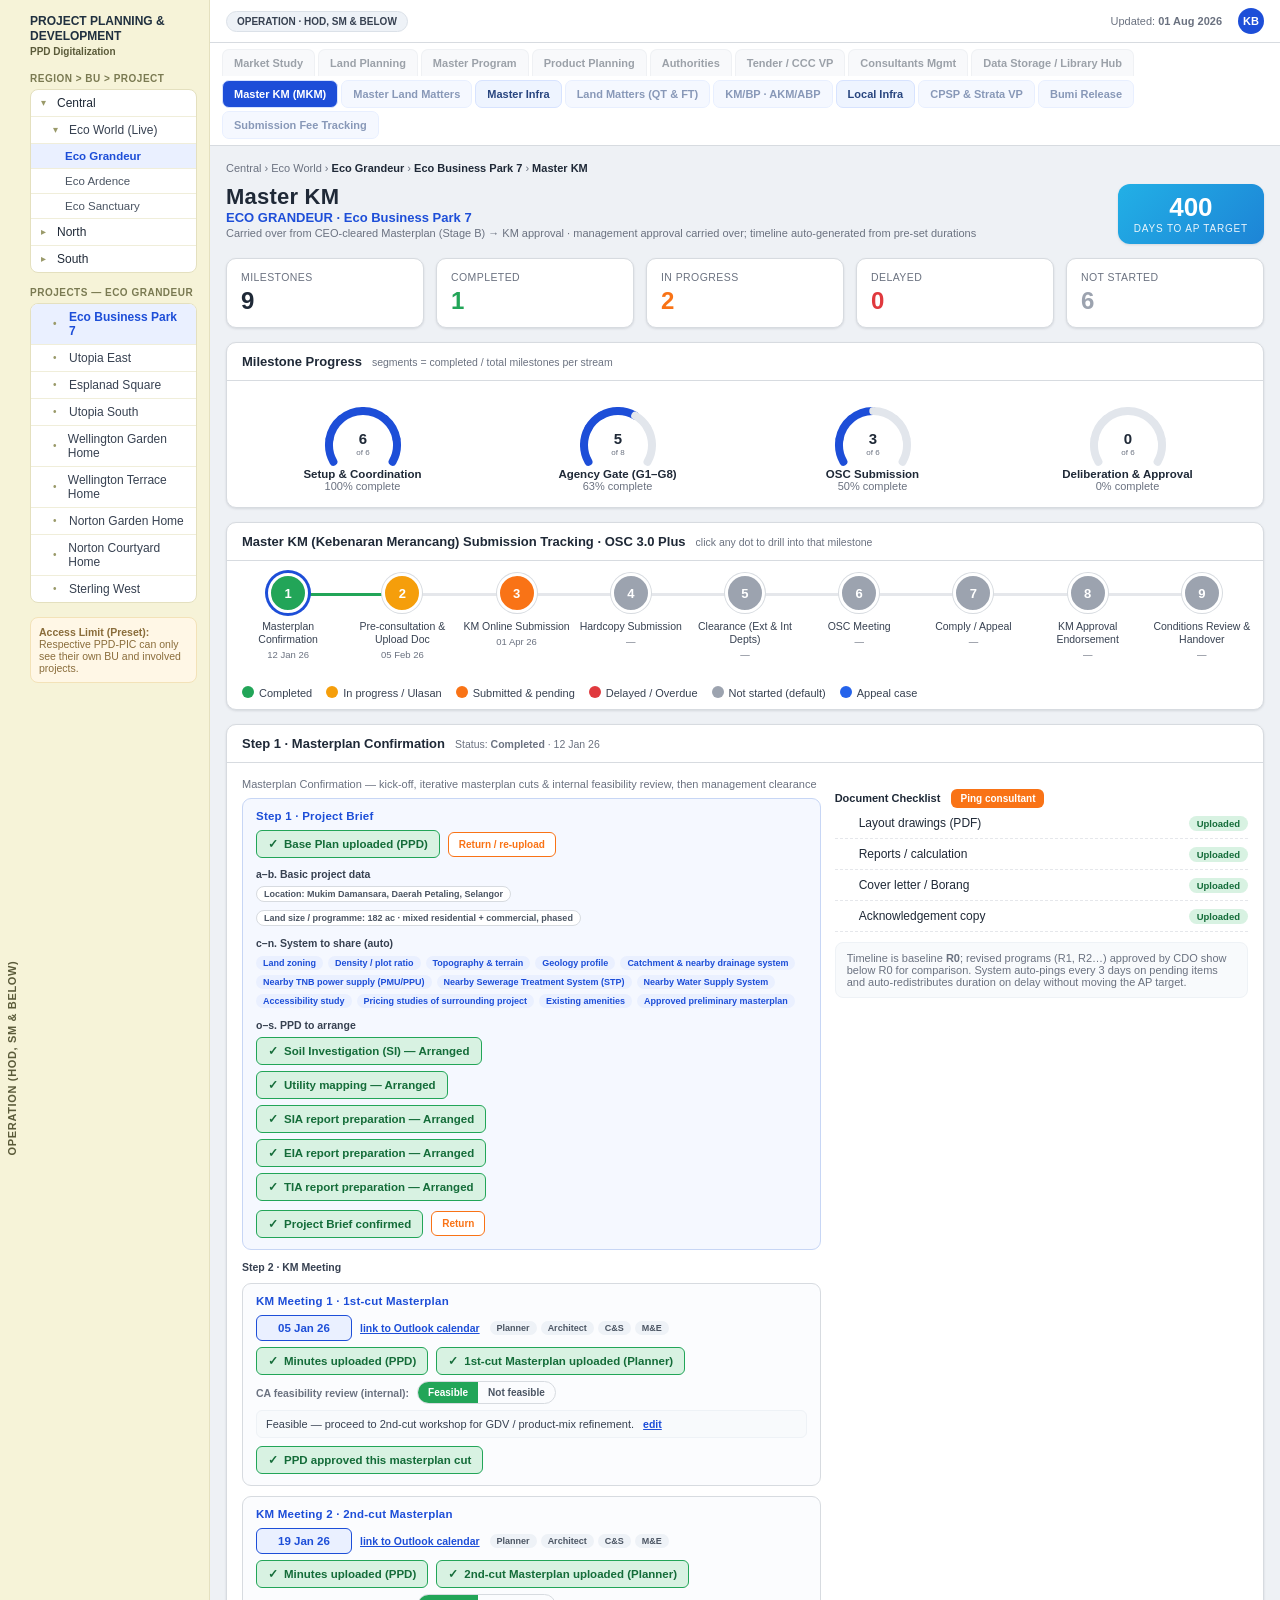
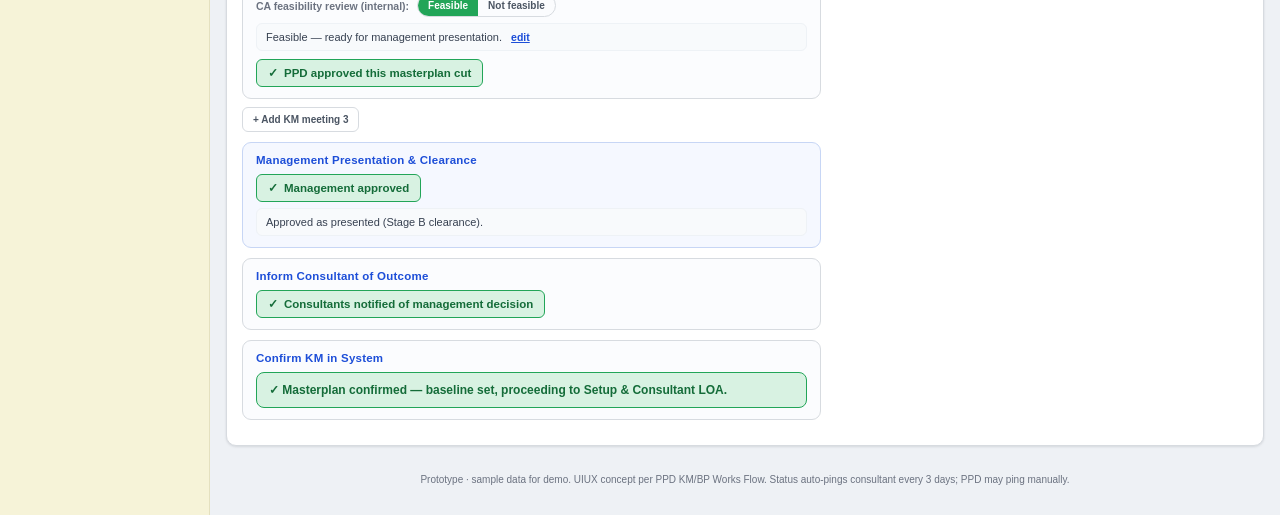
<file: index.html>
<!DOCTYPE html>
<html lang="en">
<head>
<meta charset="UTF-8">
<meta name="viewport" content="width=device-width, initial-scale=1.0">
<title>PPD Digitalization — Master KM / Master Infra / Local Infra Dashboard</title>
<link rel="stylesheet" href="styles.css?v=1">
</head>
<body>
<div class="app">
  <!-- SIDEBAR -->
  <aside class="sidebar">
    <div class="side-vert">OPERATION (HOD, SM &amp; BELOW)</div>
    <div class="side-inner">
      <div class="brand">PROJECT PLANNING &amp; DEVELOPMENT<small>PPD Digitalization</small></div>

      <div class="nav-group">
        <div class="nav-label">Region &gt; BU &gt; Project</div>
        <div class="nav-tree">
          <div class="tree-item"><span class="caret">▾</span> Central</div>
          <div class="tree-item lvl2"><span class="caret">▾</span> Eco World (Live)</div>
          <div class="tree-item lvl3 active">Eco Grandeur</div>
          <div class="tree-item lvl3">Eco Ardence</div>
          <div class="tree-item lvl3">Eco Sanctuary</div>
          <div class="tree-item"><span class="caret">▸</span> North</div>
          <div class="tree-item"><span class="caret">▸</span> South</div>
        </div>
      </div>

      <div class="nav-group">
        <div class="nav-label">Projects — Eco Grandeur</div>
        <div class="nav-tree" id="projTree"></div>
      </div>

      <div class="access-note"><b>Access Limit (Preset):</b> Respective PPD-PIC can only see their own BU and involved projects.</div>
    </div>
  </aside>

  <!-- MAIN -->
  <div class="main">
    <div class="topbar">
      <span class="op-pill">OPERATION · HOD, SM &amp; BELOW</span>
      <div class="top-meta">
        <span>Updated: <b id="updDate">—</b></span>
        <span class="avatar">KB</span>
      </div>
    </div>

    <!-- TABS -->
    <div class="tabs-wrap">
      <div class="tab-row">
        <div class="tab dim">Market Study</div>
        <div class="tab dim">Land Planning</div>
        <div class="tab dim">Master Program</div>
        <div class="tab dim">Product Planning</div>
        <div class="tab dim">Authorities</div>
        <div class="tab dim">Tender / CCC VP</div>
        <div class="tab dim">Consultants Mgmt</div>
        <div class="tab dim">Data Storage / Library Hub</div>
      </div>
      <div class="tab-row secondary" id="subTabs">
        <div class="tab flat" data-dash="mkm">Master KM (MKM)</div>
        <div class="tab flat dim">Master Land Matters</div>
        <div class="tab flat" data-dash="minfra">Master Infra</div>
        <div class="tab flat dim">Land Matters (QT &amp; FT)</div>
        <div class="tab flat dim">KM/BP · AKM/ABP</div>
        <div class="tab flat" data-dash="linfra">Local Infra</div>
        <div class="tab flat dim">CPSP &amp; Strata VP</div>
        <div class="tab flat dim">Bumi Release</div>
        <div class="tab flat dim">Submission Fee Tracking</div>
      </div>
    </div>

    <!-- CONTENT -->
    <div class="content">
      <div class="crumbs">Central › Eco World › <b>Eco Grandeur</b> › <b id="crumbProj">Utopia South</b> › <b id="crumbDash">Master KM</b></div>

      <div class="dash-head">
        <div class="dash-title">
          <h1 id="dashName">Master KM</h1>
          <div class="proj" id="dashProj">ECO GRANDEUR · Utopia South</div>
          <div class="sub" id="dashSub"></div>
        </div>
        <div class="countdown" id="countdown">
          <div class="n" id="cdN">—</div>
          <div class="l">DAYS TO AP TARGET</div>
        </div>
      </div>

      <!-- KPI cards -->
      <div class="cards" id="kpis"></div>

      <!-- gauges -->
      <div class="panel">
        <div class="panel-h"><h2>Milestone Progress</h2><span class="hint">segments = completed / total milestones per stream</span></div>
        <div class="panel-b"><div class="gauges" id="gauges"></div></div>
      </div>

      <!-- timeline -->
      <div class="panel">
        <div class="panel-h">
          <h2 id="tlTitle">Submission Tracking — Dot Dashboard</h2>
          <span class="hint">click any dot to drill into that milestone</span>
        </div>
        <div class="tl-scroll"><div class="timeline" id="timeline"></div></div>
        <div class="legend">
          <span><span class="dot st-green"></span>Completed</span>
          <span><span class="dot st-amber"></span>In progress / Ulasan</span>
          <span><span class="dot st-orange"></span>Submitted &amp; pending</span>
          <span><span class="dot st-red"></span>Delayed / Overdue</span>
          <span><span class="dot st-grey"></span>Not started (default)</span>
          <span><span class="dot st-appeal"></span>Appeal case</span>
        </div>
      </div>

      <!-- drill-in -->
      <div class="panel" id="drillPanel">
        <div class="panel-h">
          <h2 id="drillTitle">Milestone detail</h2>
          <span class="hint" id="drillHint"></span>
        </div>
        <div class="panel-b">
          <div class="drill">
            <div>
              <div id="drillSteps"></div>
            </div>
            <div>
              <div id="drillSide"></div>
            </div>
          </div>
        </div>
      </div>

      <div class="footer-note">Prototype · sample data for demo. UIUX concept per PPD KM/BP Works Flow. Status auto-pings consultant every 3 days; PPD may ping manually.</div>
    </div>
  </div>
</div>

<script src="data.js?v=1"></script>
<script src="app.js?v=1"></script>
</body>
</html>
</file>
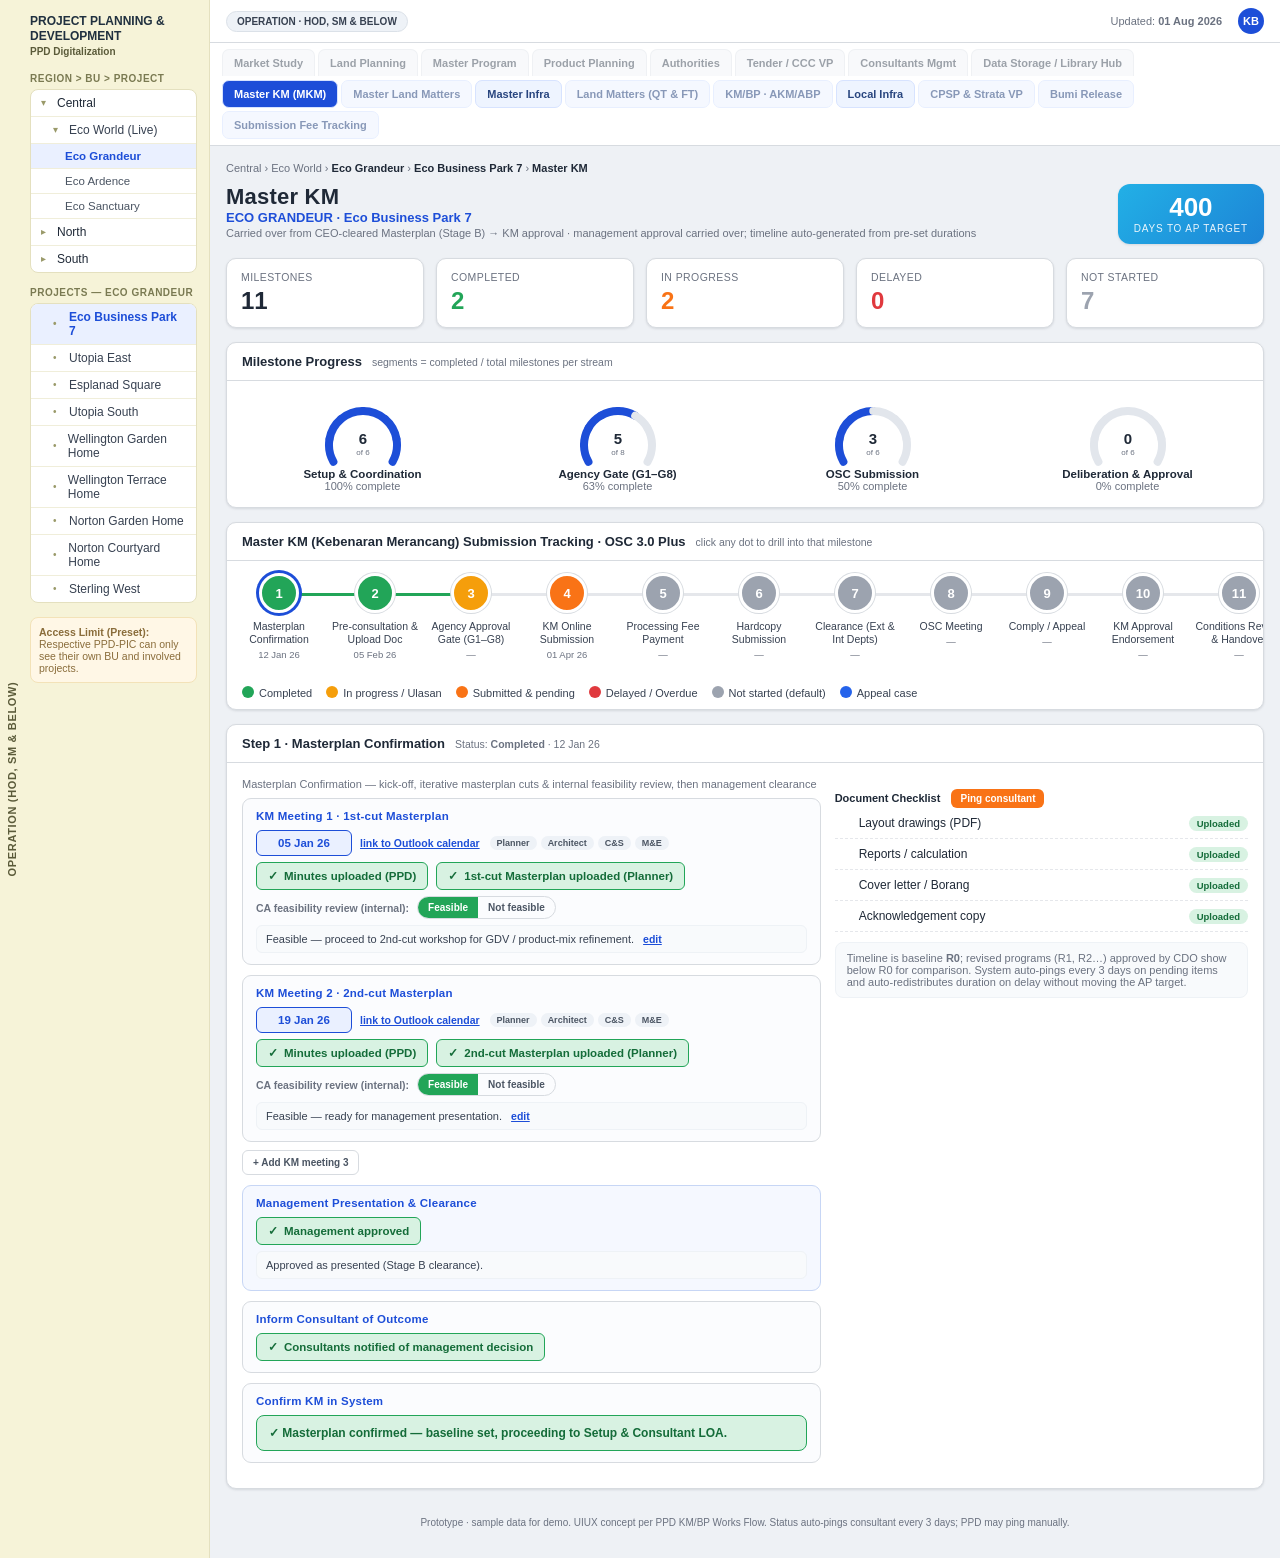
<file: PPD-Digitalization-Dashboard.html>
<!DOCTYPE html>
<html lang="en">
<head>
<meta charset="UTF-8">
<meta name="viewport" content="width=device-width, initial-scale=1.0">
<title>PPD Digitalization — Master KM / Master Infra / Local Infra Dashboard</title>
<style>
:root{
  --sidebar:#f6f3d8; --ink:#1f2937; --muted:#6b7280; --line:#d7dbe0;
  --blue:#1d4ed8; --blue-soft:#eaf0ff; --panel:#ffffff; --bg:#eef1f5;
  --green:#22a558; --green-soft:#d8f2e2;
  --amber:#f59e0b; --amber-soft:#fdeecb;
  --orange:#f97316; --orange-soft:#ffe4cf;
  --red:#e0393e; --red-soft:#fbdadb;
  --grey:#9ca3af; --grey-soft:#e5e7eb;
  --appeal:#2563eb;
  --radius:10px; --shadow:0 1px 3px rgba(16,24,40,.08),0 1px 2px rgba(16,24,40,.04);
}
*{box-sizing:border-box}
body{margin:0;font-family:"Segoe UI",Roboto,Helvetica,Arial,sans-serif;background:var(--bg);color:var(--ink);font-size:13px}
button{font-family:inherit;cursor:pointer}
.app{display:flex;min-height:100vh}

/* ---------- SIDEBAR ---------- */
.sidebar{width:210px;flex:0 0 210px;background:var(--sidebar);border-right:1px solid #e4e0bf;padding:0;position:relative}
.side-vert{writing-mode:vertical-rl;transform:rotate(180deg);position:absolute;left:6px;top:50%;translate:0 -50%;font-weight:700;letter-spacing:.06em;font-size:11px;color:#5b5b3a}
.side-inner{margin-left:26px;padding:14px 12px 20px 4px}
.brand{font-weight:800;font-size:12px;line-height:1.25;color:#20303f}
.brand small{display:block;font-weight:600;color:#5b5b3a;font-size:10px;margin-top:2px}
.nav-group{margin-top:14px}
.nav-label{font-size:10px;font-weight:700;color:#7a7a52;text-transform:uppercase;letter-spacing:.05em;margin-bottom:5px}
.nav-tree{background:#fff;border:1px solid #e4e0bf;border-radius:8px;overflow:hidden}
.tree-item{padding:6px 10px;border-bottom:1px solid #f0eeda;font-size:12px;display:flex;align-items:center;gap:6px;cursor:pointer}
.tree-item:last-child{border-bottom:none}
.tree-item .caret{color:#9a9a6a;font-size:10px;width:10px}
.tree-item.lvl2{padding-left:22px;color:#374151}
.tree-item.lvl3{padding-left:34px;color:#4b5563;font-size:11.5px}
.tree-item.active{background:var(--blue-soft);color:var(--blue);font-weight:600}
.tree-item:hover{background:#faf9ee}
.access-note{margin-top:14px;font-size:10.5px;color:#8a6d3b;background:#fff7e6;border:1px solid #f3e2b8;border-radius:8px;padding:8px}

/* ---------- MAIN ---------- */
.main{flex:1;min-width:0;display:flex;flex-direction:column}
.topbar{background:#fff;border-bottom:1px solid var(--line);padding:8px 16px;display:flex;align-items:center;gap:14px}
.op-pill{font-size:10px;font-weight:700;color:#374151;background:#eef2f7;border:1px solid #dbe1e8;border-radius:20px;padding:4px 10px}
.top-meta{margin-left:auto;font-size:11px;color:var(--muted);display:flex;gap:16px;align-items:center}
.avatar{width:26px;height:26px;border-radius:50%;background:var(--blue);color:#fff;display:grid;place-items:center;font-size:11px;font-weight:700}

/* tabs */
.tabs-wrap{background:#fff;border-bottom:1px solid var(--line);padding:6px 12px 0}
.tab-row{display:flex;gap:3px;flex-wrap:wrap}
.tab-row.secondary{margin-top:4px;padding-bottom:6px}
.tab{font-size:11px;font-weight:600;color:#4b5563;background:#f3f5f8;border:1px solid #e3e7ec;border-bottom:none;border-radius:7px 7px 0 0;padding:7px 11px;white-space:nowrap}
.tab.flat{border-radius:7px;border-bottom:1px solid #e3e7ec}
.tab.active{background:var(--blue);color:#fff;border-color:var(--blue)}
.tab.dim{opacity:.55}
.tab-row.secondary .tab{background:#eef4ff;border-color:#d7e3ff;color:#28457f}
.tab-row.secondary .tab.active{background:var(--blue);color:#fff}

/* content */
.content{padding:16px;flex:1}
.crumbs{font-size:11px;color:var(--muted);margin-bottom:10px}
.crumbs b{color:var(--ink)}

/* dashboard header */
.dash-head{display:flex;align-items:flex-start;gap:16px;flex-wrap:wrap;margin-bottom:14px}
.dash-title h1{margin:0;font-size:22px;letter-spacing:.01em}
.dash-title .proj{font-size:13px;color:var(--blue);font-weight:600}
.dash-title .sub{font-size:11px;color:var(--muted);margin-top:2px}
.countdown{margin-left:auto;background:linear-gradient(135deg,#22b0e6,#1d84d6);color:#fff;border-radius:12px;padding:10px 16px;text-align:center;box-shadow:var(--shadow);min-width:120px}
.countdown .n{font-size:26px;font-weight:800;line-height:1}
.countdown .l{font-size:10px;letter-spacing:.08em;opacity:.9;margin-top:3px}
.countdown.warn{background:linear-gradient(135deg,#f7a13b,#e0393e)}

/* cards row */
.grid{display:grid;gap:14px}
.cards{display:grid;grid-template-columns:repeat(auto-fit,minmax(150px,1fr));gap:12px;margin-bottom:14px}
.card{background:var(--panel);border:1px solid var(--line);border-radius:var(--radius);padding:12px 14px;box-shadow:var(--shadow)}
.card .k{font-size:10.5px;color:var(--muted);text-transform:uppercase;letter-spacing:.04em}
.card .v{font-size:24px;font-weight:800;margin-top:4px}
.card .v small{font-size:12px;color:var(--muted);font-weight:600}
.card.g .v{color:var(--green)} .card.o .v{color:var(--orange)} .card.r .v{color:var(--red)} .card.d .v{color:var(--grey)}

.panel{background:var(--panel);border:1px solid var(--line);border-radius:var(--radius);box-shadow:var(--shadow);margin-bottom:14px}
.panel-h{padding:11px 15px;border-bottom:1px solid var(--line);display:flex;align-items:center;gap:10px}
.panel-h h2{margin:0;font-size:13px;font-weight:700}
.panel-h .hint{font-size:10.5px;color:var(--muted);font-weight:400}
.panel-b{padding:15px}

/* gauges */
.gauges{display:grid;grid-template-columns:repeat(auto-fit,minmax(180px,1fr));gap:14px}
.gauge{text-align:center}
.gauge svg{display:block;margin:0 auto}
.gauge .cap{font-size:11.5px;font-weight:700;margin-top:2px}
.gauge .pct{font-size:11px;color:var(--muted)}

/* timeline */
.tl-scroll{overflow-x:auto;padding:6px 4px 16px}
.timeline{display:flex;align-items:flex-start;min-width:760px;position:relative;padding-top:6px}
.tl-node{flex:1;min-width:96px;text-align:center;position:relative}
.tl-node:not(:last-child)::after{content:"";position:absolute;top:20px;left:50%;width:100%;height:3px;background:var(--grey-soft);z-index:0}
.tl-node.done:not(:last-child)::after{background:var(--green)}
.tl-dot{width:40px;height:40px;border-radius:50%;margin:0 auto;display:grid;place-items:center;font-weight:700;color:#fff;position:relative;z-index:1;border:3px solid #fff;box-shadow:0 0 0 1px var(--line);cursor:pointer;transition:transform .1s}
.tl-dot:hover{transform:scale(1.08)}
.tl-dot.sel{box-shadow:0 0 0 3px var(--blue)}
.st-green{background:var(--green)} .st-amber{background:var(--amber)} .st-orange{background:var(--orange)}
.st-red{background:var(--red)} .st-grey{background:var(--grey)} .st-appeal{background:var(--appeal)}
.tl-label{font-size:10.5px;margin-top:7px;color:#374151;line-height:1.25;padding:0 4px}
.tl-date{font-size:9.5px;color:var(--muted);margin-top:3px}

/* legend */
.legend{display:flex;flex-wrap:wrap;gap:14px;padding:10px 15px;font-size:11px;color:#374151;align-items:center}
.legend .dot{width:12px;height:12px;border-radius:50%;display:inline-block;margin-right:5px;vertical-align:-1px}

/* drill-in */
.drill{display:grid;grid-template-columns:1.4fr 1fr;gap:14px}
@media(max-width:900px){.drill{grid-template-columns:1fr}}
.steps li{margin-bottom:9px;padding-left:4px;line-height:1.4}
.steps{margin:0;padding-left:18px}
.step-tag{font-size:9.5px;font-weight:700;border-radius:4px;padding:1px 6px;margin-left:6px;vertical-align:1px}
.tag-auto{background:#e6f0ff;color:#1d4ed8}.tag-ppd{background:#e9f7ee;color:#1a7a3f}
.tag-con{background:#fef3e2;color:#b26a08}.tag-sm{background:#f3e8ff;color:#7c3aed}

/* dept grid */
.dept-grid{display:grid;grid-template-columns:repeat(auto-fill,minmax(70px,1fr));gap:8px}
.dept{border-radius:7px;padding:8px 4px;text-align:center;font-size:10.5px;font-weight:700;color:#fff;position:relative;cursor:default}
.dept small{display:block;font-weight:500;font-size:8.5px;opacity:.95;margin-top:2px}
.dept.st-grey{color:#4b5563}
.subtabs{display:flex;gap:6px;flex-wrap:wrap;margin-bottom:12px}
.subtab{font-size:11px;font-weight:600;padding:6px 12px;border-radius:20px;border:1px solid var(--line);background:#fff;color:#4b5563}
.subtab.active{background:var(--blue);color:#fff;border-color:var(--blue)}
.doc-row{display:flex;align-items:center;gap:8px;padding:7px 0;border-bottom:1px dashed #e5e7eb;font-size:12px}
.doc-row:last-child{border-bottom:none}
.chk{width:16px;height:16px;border-radius:4px;display:grid;place-items:center;color:#fff;font-size:10px;flex:0 0 16px}
.pill{font-size:9.5px;font-weight:700;border-radius:20px;padding:2px 8px;margin-left:auto}
.pill.green{background:var(--green-soft);color:#146c39}
.pill.amber{background:var(--amber-soft);color:#8a5a06}
.pill.grey{background:var(--grey-soft);color:#4b5563}
.pill.red{background:var(--red-soft);color:#a11f24}
.muted{color:var(--muted)}
.info{font-size:11px;color:var(--muted);background:#f8fafc;border:1px solid #eef2f6;border-radius:8px;padding:9px 11px;margin-top:10px}
.hidden{display:none}
.ping{margin-left:8px;font-size:10px;font-weight:700;color:#fff;background:var(--orange);border:none;border-radius:6px;padding:4px 9px}
.footer-note{font-size:10px;color:var(--muted);text-align:center;padding:14px}

/* masterplan confirmation — custom interactive step flow */
.mc-step{border:1px solid var(--line);border-radius:9px;padding:11px 13px;margin-bottom:10px;background:#fbfcfe}
.mc-step.mc-accent{border-color:#c7d6f5;background:#f5f8ff}
.mc-step .mc-n{font-size:11.5px;font-weight:800;color:var(--blue);margin-bottom:8px;letter-spacing:.02em}
.mc-row{display:flex;align-items:center;gap:8px;flex-wrap:wrap;margin-bottom:6px}
.mc-row:last-child{margin-bottom:0}
.mc-attendees{display:flex;gap:4px;flex-wrap:wrap;margin-left:2px}
.mc-att{font-size:9px;font-weight:700;color:#4b5563;background:#eef2f7;border-radius:20px;padding:2px 7px}
.mc-link{display:inline-flex;align-items:center;gap:6px;font-size:11.5px;color:var(--blue);border:1px dashed var(--blue);
  border-radius:6px;padding:6px 11px;cursor:pointer;background:var(--blue-soft);font-weight:600}
.mc-link.done{color:#146c39;border:1px solid var(--green);background:var(--green-soft)}
.mc-date{font-size:11.5px;border:1px solid var(--line);border-radius:6px;padding:6px 11px;cursor:pointer;background:#fff;
  min-width:96px;text-align:center;font-weight:600;color:#374151}
.mc-date.set{border-color:var(--blue);color:var(--blue);background:var(--blue-soft)}
.mc-outlook{font-size:10.5px;color:var(--blue);text-decoration:underline;cursor:pointer;font-weight:600}
.mc-btn{font-size:10px;font-weight:700;border:none;border-radius:6px;padding:6px 10px;cursor:pointer}
.mc-btn.submit{background:var(--blue);color:#fff}
.mc-btn.go{background:var(--green);color:#fff}
.mc-btn.warn{background:#fff;border:1px solid var(--orange);color:var(--orange)}
.mc-btn.ghost{background:#fff;border:1px solid var(--line);color:#4b5563}
.mc-pill-toggle{display:inline-flex;border:1px solid var(--line);border-radius:20px;overflow:hidden}
.mc-pill-toggle span{font-size:10px;font-weight:700;padding:5px 10px;cursor:pointer;color:#4b5563}
.mc-pill-toggle span.active.feasible{background:var(--green);color:#fff}
.mc-pill-toggle span.active.notfeasible{background:var(--red);color:#fff}
.mc-note{font-size:10.5px;color:var(--muted);margin-top:6px;line-height:1.45}
.mc-comment{font-size:11px;color:#374151;background:#f8fafc;border:1px solid #eef2f6;border-radius:6px;padding:7px 9px;margin-top:6px}
.mc-success{font-size:12px;font-weight:700;color:#146c39;background:var(--green-soft);border:1px solid var(--green);
  border-radius:8px;padding:10px 12px;margin-top:4px}
.mc-cal-pop{position:fixed;z-index:50;background:#20242c;color:#fff;border-radius:10px;box-shadow:0 8px 24px rgba(0,0,0,.3);padding:10px;width:220px;font-size:11px}
.mc-cal-pop .cal-head{display:flex;justify-content:space-between;align-items:center;margin-bottom:7px;font-weight:700}
.mc-cal-pop .cal-nav{cursor:pointer;padding:0 6px;user-select:none}
.mc-cal-pop .cal-grid{display:grid;grid-template-columns:repeat(7,1fr);gap:3px;text-align:center}
.mc-cal-pop .cal-dow{color:#9aa3af;font-size:9.5px;padding:3px 0}
.mc-cal-pop .cal-day{padding:4px 0;border-radius:5px;cursor:pointer}
.mc-cal-pop .cal-day:hover{background:#374151}
.mc-cal-pop .cal-day.other{color:#5b6472;cursor:default}
.mc-cal-pop .cal-day.other:hover{background:transparent}
</style>
</head>
<body>
<div class="app">
  <!-- SIDEBAR -->
  <aside class="sidebar">
    <div class="side-vert">OPERATION (HOD, SM &amp; BELOW)</div>
    <div class="side-inner">
      <div class="brand">PROJECT PLANNING &amp; DEVELOPMENT<small>PPD Digitalization</small></div>

      <div class="nav-group">
        <div class="nav-label">Region &gt; BU &gt; Project</div>
        <div class="nav-tree">
          <div class="tree-item"><span class="caret">▾</span> Central</div>
          <div class="tree-item lvl2"><span class="caret">▾</span> Eco World (Live)</div>
          <div class="tree-item lvl3 active">Eco Grandeur</div>
          <div class="tree-item lvl3">Eco Ardence</div>
          <div class="tree-item lvl3">Eco Sanctuary</div>
          <div class="tree-item"><span class="caret">▸</span> North</div>
          <div class="tree-item"><span class="caret">▸</span> South</div>
        </div>
      </div>

      <div class="nav-group">
        <div class="nav-label">Projects — Eco Grandeur</div>
        <div class="nav-tree" id="projTree"></div>
      </div>

      <div class="access-note"><b>Access Limit (Preset):</b> Respective PPD-PIC can only see their own BU and involved projects.</div>
    </div>
  </aside>

  <!-- MAIN -->
  <div class="main">
    <div class="topbar">
      <span class="op-pill">OPERATION · HOD, SM &amp; BELOW</span>
      <div class="top-meta">
        <span>Updated: <b id="updDate">—</b></span>
        <span class="avatar">KB</span>
      </div>
    </div>

    <!-- TABS -->
    <div class="tabs-wrap">
      <div class="tab-row">
        <div class="tab dim">Market Study</div>
        <div class="tab dim">Land Planning</div>
        <div class="tab dim">Master Program</div>
        <div class="tab dim">Product Planning</div>
        <div class="tab dim">Authorities</div>
        <div class="tab dim">Tender / CCC VP</div>
        <div class="tab dim">Consultants Mgmt</div>
        <div class="tab dim">Data Storage / Library Hub</div>
      </div>
      <div class="tab-row secondary" id="subTabs">
        <div class="tab flat" data-dash="mkm">Master KM (MKM)</div>
        <div class="tab flat dim">Master Land Matters</div>
        <div class="tab flat" data-dash="minfra">Master Infra</div>
        <div class="tab flat dim">Land Matters (QT &amp; FT)</div>
        <div class="tab flat dim">KM/BP · AKM/ABP</div>
        <div class="tab flat" data-dash="linfra">Local Infra</div>
        <div class="tab flat dim">CPSP &amp; Strata VP</div>
        <div class="tab flat dim">Bumi Release</div>
        <div class="tab flat dim">Submission Fee Tracking</div>
      </div>
    </div>

    <!-- CONTENT -->
    <div class="content">
      <div class="crumbs">Central › Eco World › <b>Eco Grandeur</b> › <b id="crumbProj">Utopia South</b> › <b id="crumbDash">Master KM</b></div>

      <div class="dash-head">
        <div class="dash-title">
          <h1 id="dashName">Master KM</h1>
          <div class="proj" id="dashProj">ECO GRANDEUR · Utopia South</div>
          <div class="sub" id="dashSub"></div>
        </div>
        <div class="countdown" id="countdown">
          <div class="n" id="cdN">—</div>
          <div class="l">DAYS TO AP TARGET</div>
        </div>
      </div>

      <!-- KPI cards -->
      <div class="cards" id="kpis"></div>

      <!-- gauges -->
      <div class="panel">
        <div class="panel-h"><h2>Milestone Progress</h2><span class="hint">segments = completed / total milestones per stream</span></div>
        <div class="panel-b"><div class="gauges" id="gauges"></div></div>
      </div>

      <!-- timeline -->
      <div class="panel">
        <div class="panel-h">
          <h2 id="tlTitle">Submission Tracking — Dot Dashboard</h2>
          <span class="hint">click any dot to drill into that milestone</span>
        </div>
        <div class="tl-scroll"><div class="timeline" id="timeline"></div></div>
        <div class="legend">
          <span><span class="dot st-green"></span>Completed</span>
          <span><span class="dot st-amber"></span>In progress / Ulasan</span>
          <span><span class="dot st-orange"></span>Submitted &amp; pending</span>
          <span><span class="dot st-red"></span>Delayed / Overdue</span>
          <span><span class="dot st-grey"></span>Not started (default)</span>
          <span><span class="dot st-appeal"></span>Appeal case</span>
        </div>
      </div>

      <!-- drill-in -->
      <div class="panel" id="drillPanel">
        <div class="panel-h">
          <h2 id="drillTitle">Milestone detail</h2>
          <span class="hint" id="drillHint"></span>
        </div>
        <div class="panel-b">
          <div class="drill">
            <div>
              <div id="drillSteps"></div>
            </div>
            <div>
              <div id="drillSide"></div>
            </div>
          </div>
        </div>
      </div>

      <div class="footer-note">Prototype · sample data for demo. UIUX concept per PPD KM/BP Works Flow. Status auto-pings consultant every 3 days; PPD may ping manually.</div>
    </div>
  </div>
</div>

<script>
/* ============ SAMPLE DATA MODEL ============ */
const AP_TARGET = new Date('2027-09-05');
const TODAY = new Date('2026-08-01');
function daysLeft(){return Math.round((AP_TARGET-TODAY)/86400000);}

const projects = ["Eco Business Park 7","Utopia East","Esplanad Square","Utopia South","Wellington Garden Home",
  "Wellington Terrace Home","Norton Garden Home","Norton Courtyard Home","Sterling West"];
let currentProj = "Eco Business Park 7";

const S = {green:"st-green",amber:"st-amber",orange:"st-orange",red:"st-red",grey:"st-grey",appeal:"st-appeal"};
const statusLabel = {"st-green":"Completed","st-amber":"In progress / Ulasan","st-orange":"Submitted & pending",
  "st-red":"Delayed / Overdue","st-grey":"Not started","st-appeal":"Appeal case"};

/* ---- MASTER KM (r2: Kebenaran Merancang via OSC 3.0 Plus) ---- */
const MKM = {
  name:"Master KM", title:"Master KM (Kebenaran Merancang) Submission Tracking · OSC 3.0 Plus",
  sub:"Carried over from CEO-cleared Masterplan (Stage B) → KM approval · management approval carried over; timeline auto-generated from pre-set durations",
  gauges:[
    {cap:"Setup & Coordination",done:6,total:6},
    {cap:"Agency Gate (G1–G8)",done:5,total:8},
    {cap:"OSC Submission",done:3,total:6},
    {cap:"Deliberation & Approval",done:0,total:6}
  ],
  milestones:[
    {n:1,label:"Masterplan Confirmation",st:S.green,date:"12 Jan 26",mc:true,
      steps:[["PPD sets up KM kick-off meeting to brief consultants (Planner, Architect, C&amp;S, M&amp;E)","ppd"],
        ["PPD uploads meeting minutes; Planner uploads the masterplan cut","ppd"],
        ["Contract Admin (CA) runs feasibility study on the masterplan cut — internal review","con"],
        ["Repeat for KM meeting 2 onward until PPD is satisfied the masterplan is feasible","auto"],
        ["PPD presents the approved masterplan to management for clearance","ppd"],
        ["Once cleared (with any amendment), PPD informs the consultant of the outcome","ppd"],
        ["PPD confirms KM approved in system; proceeds to Setup &amp; Consultant LOA","auto"]]},
    {n:2,label:"Pre-consultation & Upload Doc",st:S.green,date:"05 Feb 26",
      steps:[["PPD-HOD convenes KM pre-submission coordination meeting (Town Planner + sub-consultants)","ppd"],
        ["Town Planner prepares Development Proposal Report (LCP — Laporan Cadangan Pemajuan) &amp; KM set","con"],
        ["PPD confirms SIA &amp; EIA approvals and TIA report are ready to accompany the KM","ppd"]]},
    {n:3,label:"Agency Approval Gate (G1–G8)",st:S.amber,date:"—",
      steps:[["GATE: all external technical agency approvals must be in place — JKR, IWK, Water, JPS, TNB, Telco, JMG, Land","ppd"],
        ["System reflects colour status per agency; KM cannot proceed until gate cleared","auto"]],
      depts:"km"},
    {n:4,label:"KM Online Submission",st:S.orange,date:"01 Apr 26",
      steps:[["PPD-HOD / PSP makes the OSC ONLINE submission via OSC 3.0 Plus — upload KM set &amp; supporting docs","con"],
        ["OSC vets the online submission (semakan kelengkapan); PSP updates online if any document short","con"],
        ["System auto-ticks checklist as items uploaded; alerts if acknowledgement not uploaded","auto"]],
      depts:"km"},
    {n:5,label:"Processing Fee Payment",st:S.grey,date:"—",
      steps:[["FEE: upon online submission approved (complete), PSP pays processing / application fee","con"],
        ["System links to Payment Requisition flow (auto notification-letter template)","auto"]]},
    {n:6,label:"Hardcopy Submission",st:S.grey,date:"—",
      steps:[["PSP submits the HARDCOPY set to the OSC counter (after online approval &amp; fee payment)","con"],
        ["System records OSC submission date / reference no. &amp; tracks statutory processing period","auto"]]},
    {n:7,label:"Clearance (Ext & Int Depts)",st:S.grey,date:"—",
      steps:[["OSC circulates KM to internal departments; PPD / consultants confirm all external agency approvals in","con"],
        ["Consultants upload responses / amended plans for each OSC / agency query","con"],
        ["Repeat until all comments cleared &amp; all agency approvals confirmed","auto"],
        ["PPD-HOD updates management on KM processing status (periodic)","ppd"]]},
    {n:8,label:"OSC Meeting",st:S.grey,date:"—",
      steps:[["OSC Technical Committee / Full Board (Mesyuarat JK OSC) deliberates the KM","auto"],
        ["OSC issues decision: (a) Approved; (b) Approved with conditions; (c) Deferred / rejected","auto"]]},
    {n:9,label:"Comply / Appeal",st:S.grey,date:"—",
      steps:[["COMPLY path: consultants amend plans, resubmit for re-deliberation","con"],
        ["APPEAL path: PPD-HOD evaluates &amp; lodges appeal (checks WIKI for similar successful cases)","ppd"],
        ["OSC / Appeal Board re-deliberates; repeat comply-or-appeal until KM approved","auto"]]},
    {n:10,label:"KM Approval Endorsement",st:S.grey,date:"—",
      steps:[["FEE: PBT issues KM approval (Kebenaran Merancang) with conditions (syarat C1 / C2)","auto"],
        ["Pay KM / development charge (Caj Pemajuan) &amp; any bank guarantee as billed","con"],
        ["Town Planner uploads the KM approval letter &amp; conditions into the system","con"]]},
    {n:11,label:"Conditions Review & Handover",st:S.grey,date:"—",
      steps:[["PPD-HOD reviews KM conditions, registers compliance items, briefs CDO / GM / S&amp;M","ppd"],
        ["System notifies Consultant, PPD, HOD, TH: “Master KM approval obtained”","auto"],
        ["PPD-HOD hands over to next stage — Building Plan / Earthworks / Infrastructure works","ppd"]]}
  ]
};

/* ---- MASTER INFRA (r2: per-trait G1–G7, post-KM approval) ---- */
const MINFRA = {
  name:"Master Infra", title:"Master Infra Submission Tracking · per-trait (G1–G7)",
  sub:"Triggered upon Master KM approval · each trait demarcated separately; timeline auto-generated from Infra Doc-Checklist durations",
  traits:["Earthwork","Road & Drainage","Streetlighting","Sewerage","Water Supply","Power","Telekom"],
  gauges:[
    {cap:"Setup & Doc Prep",done:3,total:3},
    {cap:"Pre-Consultation",done:2,total:3},
    {cap:"Submission & Fee",done:1,total:3},
    {cap:"Approval / Comply",done:0,total:3}
  ],
  milestones:[
    {n:1,label:"Setup & Demarcation",st:S.green,date:"15 Jun 26",
      steps:[["TRIGGER: upon Master KM approval, PPD-HOD flags the trait submission &amp; demarcates the boundary","ppd"],
        ["System auto-generates the timeline (pre-set durations) &amp; notifies consultant, CA &amp; PI","auto"]]},
    {n:2,label:"Document Preparation",st:S.green,date:"22 Jun 26",
      steps:[["Consultant / PPD prepare the documents per the Infra Doc Checklist","con"],
        ["System auto-ticks the checklist as items are uploaded to Data Storage","auto"]]},
    {n:3,label:"Pre-Consultation & Design Coordination",st:S.amber,date:"—",
      steps:[["PRE-CONSULTATION: consultant makes the pre-consultation appointment with the authority","con"],
        ["Combined Infra Design-Coordination Meeting — single joint session for G1–G7","con"],
        ["PPD checks revised drawings — if OK proceed to submission (green); if not, revise","ppd"]],
      depts:"trait"},
    {n:4,label:"Fee Prep & Submission",st:S.orange,date:"—",
      steps:[["FEE: consultant uploads the fee calculation; PPD verifies → Payment Requisition flow","con"],
        ["SUBMIT: consultant compiles per checklist &amp; submits the plan / report to the authority","con"],
        ["System records the submission; consultant follows up with the authority","auto"]],
      depts:"trait"},
    {n:5,label:"Statutory Fee Payment",st:S.grey,date:"—",
      steps:[["FEE: payment of processing / statutory fee (per checklist) — consultant uploads the slip","con"],
        ["System links to Payment Requisition flow (auto notification-letter template)","auto"]]},
    {n:6,label:"Comments — Comply / Appeal",st:S.grey,date:"—",
      steps:[["COMMENTS: consultant uploads the ulasan / comments; system flows to HOD-PPD","con"],
        ["COMPLY: update drawings; PPD sets resubmission days; consultant resubmits","ppd"],
        ["APPEAL: HOD-PPD lodges the appeal (checks WIKI); consultant discusses with the authority","ppd"],
        ["Repeat until the authority clears the submission","auto"]],
      depts:"trait"},
    {n:7,label:"Approval & Endorsement",st:S.grey,date:"—",
      steps:[["APPROVAL: consultant uploads the endorsement set; client signs; consultant proceeds","con"],
        ["System reflects colour status update on approval","auto"]]},
    {n:8,label:"Work Commencement / Registration",st:S.grey,date:"—",
      steps:[["Earthwork — consultant submits Borang B (Notis Mula Kerja Tanah) &amp; uploads to system","con"],
        ["PPD-HOD registers the approval &amp; conditions and updates the township dashboard","ppd"],
        ["Sewerage / Water — repeat Setup→Approval for subsequent stages (PDC2, PDC3-5 / Detail)","auto"]]}
  ]
};

/* per-trait authority clearance sets (revised r2) */
const TRAIT_AUTH = {
  "Earthwork":      [{c:"PBT",s:S.green},{c:"JPS (ESCP)",s:S.amber},{c:"JMG (slope)",s:S.grey}],
  "Road & Drainage":[{c:"PBT",s:S.green},{c:"JKR",s:S.amber},{c:"JPS",s:S.grey}],
  "Streetlighting": [{c:"PBT",s:S.grey}],
  "Sewerage":       [{c:"IWK",s:S.amber},{c:"SPAN",s:S.grey}],
  "Water Supply":   [{c:"Air Slgr",s:S.orange},{c:"SPAN",s:S.grey}],
  "Power":          [{c:"TNB",s:S.grey}],
  "Telekom":        [{c:"TM",s:S.grey},{c:"SKMM (MCMC)",s:S.grey}]
};

/* ---- LOCAL INFRA ---- */
const LINFRA = {
  name:"Local Infra", title:"Local Infra Submission Tracking (Agency-level)",
  sub:"Per-agency infrastructure submission · auto-ping every 3 days, manual PPD ping available",
  traits:["Sewerage (IWK)","Water Supply (AIS)","Earthwork","Road & Drainage","Streetlighting","Power (TNB)","Telekom (SKMM)"],
  gauges:[
    {cap:"Sewerage (IWK)",done:6,total:6},
    {cap:"Water Supply (AIS)",done:3,total:6},
    {cap:"Road & Drainage",done:2,total:6},
    {cap:"Earthwork",done:4,total:6}
  ],
  milestones:[
    {n:1,label:"Upload Documents (per checklist)",st:S.green,date:"20 Jun 26",
      steps:[["Consultant &amp; PPD upload relevant documents required per checklist","con"],
        ["System auto-ticks submission checklist as items are uploaded","auto"],
        ["Documents pre-saved in Data Storage per document checklist","auto"]]},
    {n:2,label:"Submit for Checking",st:S.green,date:"27 Jun 26",
      steps:[["Consultant clicks “Submit for Checking”","con"],
        ["System sends notification to PPD to prompt checking","auto"]]},
    {n:3,label:"PPD Check & Comment",st:S.amber,date:"—",
      steps:[["PPD checks; if comment → clicks “Send Comment” with remarks","ppd"],
        ["System allows note &amp; sketch remark","auto"],
        ["If in order → PPD clicks “Recommended for Submission”","ppd"]]},
    {n:4,label:"SM / HOD Green Light",st:S.grey,date:"—",
      steps:[["System notifies SM / HOD / set personnel for green light to proceed","auto"],
        ["If comment → SM/HOD clicks “Send Comment”; repeat from Upload","sm"],
        ["If OK → SM/HOD clicks “Recommended for Submission”; notify consultant &amp; PPD","sm"]]},
    {n:5,label:"Actual Submission",st:S.orange,date:"—",
      steps:[["Consultant submits to agency","con"],
        ["Consultant uploads submission acknowledgement (status grey → orange)","con"],
        ["System tracks &amp; displays submission date","auto"]]},
    {n:6,label:"Follow-up & Status Tracking",st:S.grey,date:"—",
      steps:[["System auto-pings every 3 days: “Hi, it’s been 3 days, kindly update status”","auto"],
        ["PPD may ping consultant manually for update","ppd"],
        ["Consultant follows up with agency on submission status","con"]]},
    {n:7,label:"Comment / Approval Letter",st:S.grey,date:"—",
      steps:[["Consultant uploads comment or approval letter; system records date","con"],
        ["If comment letter → repeat from Upload Documents","auto"],
        ["If approval letter → PPD reviews, highlights special conditions, closes file","ppd"],
        ["System notifies Consultant, PPD, HOD, TH: “Approval for [trait] obtained”","auto"]]}
  ]
};

/* ---- department clearance sample sets ---- */
const DEPTS_KM = [
  {c:"OSC",s:S.green},{c:"JKR",s:S.green},{c:"JPS",s:S.green},{c:"IWK",s:S.amber},
  {c:"Water (AiS)",s:S.amber},{c:"TNB",s:S.green},{c:"Telco/SKMM",s:S.grey},
  {c:"JMG",s:S.red},{c:"Land (PTD)",s:S.grey}
];
const DEPTS_INFRA = [
  {c:"JPS",s:S.green},{c:"IWK",s:S.amber},{c:"Air Slgr",s:S.orange},{c:"TNB",s:S.grey},
  {c:"JKR",s:S.green},{c:"SKMM",s:S.grey},{c:"JMG",s:S.red},{c:"JKT",s:S.grey}
];

const DASHES = {mkm:MKM, minfra:MINFRA, linfra:LINFRA};
let currentDash = "mkm";
let currentTrait = 0;
let selMilestone = 1;

/* ============ RENDER ============ */
function fmtToday(){return TODAY.toLocaleDateString('en-GB',{day:'2-digit',month:'short',year:'numeric'});}

function buildProjTree(){
  const t = document.getElementById('projTree');
  t.innerHTML = projects.map(p=>
    `<div class="tree-item lvl2 ${p===currentProj?'active':''}" data-proj="${p}">
       <span class="caret">•</span>${p}</div>`).join('');
  t.querySelectorAll('[data-proj]').forEach(el=>el.onclick=()=>{currentProj=el.dataset.proj;render();});
}

function gaugeSVG(done,total){
  const r=34,cx=45,cy=45, seg=total, gap=6;
  const startA=-210, sweep=240; // arc
  let out=`<svg width="90" height="70" viewBox="0 0 90 62">`;
  for(let i=0;i<seg;i++){
    const a0=startA + (sweep/seg)*i + gap/seg/2;
    const a1=startA + (sweep/seg)*(i+1) - gap/seg/2;
    const p0=pt(cx,cy,r,a0), p1=pt(cx,cy,r,a1);
    const large = (a1-a0)>180?1:0;
    const col = i<done ? '#1d4ed8' : '#e2e6ec';
    out+=`<path d="M${p0.x} ${p0.y} A${r} ${r} 0 ${large} 1 ${p1.x} ${p1.y}" stroke="${col}" stroke-width="8" fill="none" stroke-linecap="round"/>`;
    const lp=pt(cx,cy,r,(a0+a1)/2);
  }
  out+=`<text x="45" y="44" text-anchor="middle" font-size="15" font-weight="800" fill="#1f2937">${done}</text>`;
  out+=`<text x="45" y="55" text-anchor="middle" font-size="8" fill="#6b7280">of ${total}</text></svg>`;
  return out;
}
function pt(cx,cy,r,ang){const a=ang*Math.PI/180;return{x:cx+r*Math.cos(a),y:cy+r*Math.sin(a)};}

function render(){
  const d = DASHES[currentDash];
  document.getElementById('updDate').textContent = fmtToday();
  document.getElementById('dashName').textContent = d.name;
  document.getElementById('dashProj').textContent = "ECO GRANDEUR · "+currentProj;
  document.getElementById('dashSub').textContent = d.sub;
  document.getElementById('crumbProj').textContent = currentProj;
  document.getElementById('crumbDash').textContent = d.name;
  document.getElementById('tlTitle').textContent = d.title;

  // countdown
  const dl = daysLeft();
  document.getElementById('cdN').textContent = dl;
  document.getElementById('countdown').classList.toggle('warn', dl<200);

  // tabs active state
  document.querySelectorAll('#subTabs .tab[data-dash]').forEach(t=>
    t.classList.toggle('active', t.dataset.dash===currentDash));

  // sidebar tree
  buildProjTree();

  // KPI cards (derived from milestones)
  renderKPIs(d);

  // gauges
  document.getElementById('gauges').innerHTML = d.gauges.map(g=>
    `<div class="gauge">${gaugeSVG(g.done,g.total)}<div class="cap">${g.cap}</div>
     <div class="pct">${Math.round(g.done/g.total*100)}% complete</div></div>`).join('');

  // trait subtabs for infra dashboards
  renderTraitTabs(d);

  // timeline
  renderTimeline(d);

  // drill-in
  selMilestone = Math.min(selMilestone, d.milestones.length);
  renderDrill(d);
}

function renderKPIs(d){
  const m=d.milestones;
  const count=s=>m.filter(x=>x.st===s).length;
  const cards=[
    {k:"Milestones",v:m.length,cls:""},
    {k:"Completed",v:count(S.green),cls:"g"},
    {k:"In progress",v:count(S.amber)+count(S.orange),cls:"o"},
    {k:"Delayed",v:count(S.red),cls:"r"},
    {k:"Not started",v:count(S.grey),cls:"d"}
  ];
  document.getElementById('kpis').innerHTML = cards.map(c=>
    `<div class="card ${c.cls}"><div class="k">${c.k}</div><div class="v">${c.v}</div></div>`).join('');
}

function renderTraitTabs(d){
  const tl=document.getElementById('tlTitle').parentElement;
  let holder=document.getElementById('traitTabs');
  if(holder) holder.remove();
  if(d.traits){
    const el=document.createElement('div');
    el.id='traitTabs'; el.className='subtabs';
    el.style.margin='0 15px 0';
    el.innerHTML='<div style="width:100%;font-size:10.5px;color:#6b7280;margin:8px 0 2px">Infrastructure trait / stage:</div>'+
      d.traits.map((t,i)=>`<div class="subtab ${i===currentTrait?'active':''}" data-t="${i}">${t}</div>`).join('');
    tl.insertAdjacentElement('afterend', el);
    el.querySelectorAll('[data-t]').forEach(x=>x.onclick=()=>{currentTrait=+x.dataset.t;render();});
  }
}

function renderTimeline(d){
  const tl=document.getElementById('timeline');
  tl.innerHTML=d.milestones.map(m=>{
    const done = m.st===S.green;
    return `<div class="tl-node ${done?'done':''}">
      <div class="tl-dot ${m.st} ${m.n===selMilestone?'sel':''}" data-n="${m.n}" title="${statusLabel[m.st]}">${m.n}</div>
      <div class="tl-label">${m.label}</div>
      <div class="tl-date">${m.date||'&nbsp;'}</div>
    </div>`;
  }).join('');
  tl.querySelectorAll('[data-n]').forEach(dot=>dot.onclick=()=>{selMilestone=+dot.dataset.n;renderDrill(d);
    tl.querySelectorAll('.tl-dot').forEach(x=>x.classList.remove('sel'));dot.classList.add('sel');});
}

function tagFor(t){return{auto:['AUTO','tag-auto'],ppd:['PPD','tag-ppd'],con:['CONSULTANT','tag-con'],sm:['SM/HOD','tag-sm']}[t]||['','']; }

/* ---- Masterplan Confirmation (MKM milestone 1) — kick-off / feasibility-review / management-clearance loop ---- */
const ordinal=n=>['1st','2nd','3rd','4th','5th','6th'][n-1]||(n+'th');
const mcFlow = {
  rounds:[
    {n:1, date:"05 Jan 26", minutes:true, mp:true,
      ca:{status:'feasible', comment:'Feasible — proceed to 2nd-cut workshop for GDV / product-mix refinement.'}},
    {n:2, date:"19 Jan 26", minutes:true, mp:true,
      ca:{status:'feasible', comment:'Feasible — ready for management presentation.'}}
  ],
  mgmt:{presented:true, decision:'approved', comment:'Approved as presented (Stage B clearance).'},
  consultantInformed:true,
  confirmed:true
};

let calPopupEl=null;
function closeCalPopup(){ if(calPopupEl){calPopupEl.remove(); calPopupEl=null;} document.removeEventListener('click',calOutsideClick,true); }
function calOutsideClick(e){ if(calPopupEl && !calPopupEl.contains(e.target)) closeCalPopup(); }
function openCalendarPicker(anchor, onPick){
  closeCalPopup();
  const pop=document.createElement('div'); pop.className='mc-cal-pop';
  let view=new Date(2026,7,1);
  function draw(){
    const y=view.getFullYear(), mo=view.getMonth();
    const first=new Date(y,mo,1), startDow=first.getDay();
    const daysInMonth=new Date(y,mo+1,0).getDate(), daysInPrev=new Date(y,mo,0).getDate();
    const monthName=view.toLocaleString('en-US',{month:'long'});
    let cells='';
    for(let i=0;i<startDow;i++) cells+=`<div class="cal-day other">${daysInPrev-startDow+1+i}</div>`;
    for(let dd=1; dd<=daysInMonth; dd++) cells+=`<div class="cal-day" data-d="${dd}">${dd}</div>`;
    const trail=(7-((startDow+daysInMonth)%7))%7;
    for(let dd=1; dd<=trail; dd++) cells+=`<div class="cal-day other">${dd}</div>`;
    pop.innerHTML = `<div class="cal-head"><span class="cal-nav" data-nav="-1">&#8249;</span><span>${monthName} ${y}</span><span class="cal-nav" data-nav="1">&#8250;</span></div>
      <div class="cal-grid">${['Su','Mo','Tu','We','Th','Fr','Sa'].map(x=>`<div class="cal-dow">${x}</div>`).join('')}${cells}</div>`;
    pop.querySelectorAll('[data-nav]').forEach(b=>b.onclick=e=>{e.stopPropagation(); view=new Date(y,mo+ +b.dataset.nav,1); draw();});
    pop.querySelectorAll('.cal-day[data-d]').forEach(c=>c.onclick=e=>{
      e.stopPropagation();
      const picked=new Date(y,mo,+c.dataset.d);
      const label=picked.toLocaleDateString('en-GB',{day:'2-digit',month:'short',year:'2-digit'});
      closeCalPopup(); onPick(label);
    });
  }
  draw();
  document.body.appendChild(pop);
  const r=anchor.getBoundingClientRect();
  pop.style.top=(r.bottom+6)+'px'; pop.style.left=Math.min(r.left, window.innerWidth-236)+'px';
  calPopupEl=pop;
  setTimeout(()=>document.addEventListener('click',calOutsideClick,true),0);
}

function renderMasterplanConfirm(m){
  const lastRound = mcFlow.rounds[mcFlow.rounds.length-1];
  const readyForMgmt = lastRound.ca.status==='feasible' && lastRound.minutes && lastRound.mp;

  const roundsHtml = mcFlow.rounds.map(r=>{
    const label = ordinal(r.n)+'-cut Masterplan';
    return `<div class="mc-step">
      <div class="mc-n">KM Meeting ${r.n} &middot; ${label}</div>
      <div class="mc-row">
        <span class="mc-date ${r.date?'set':''}" data-act="cal" data-round="${r.n}">${r.date||'Select date'}</span>
        <span class="mc-outlook" data-act="outlook" data-round="${r.n}">link to Outlook calendar</span>
        <span class="mc-attendees"><span class="mc-att">Planner</span><span class="mc-att">Architect</span><span class="mc-att">C&amp;S</span><span class="mc-att">M&amp;E</span></span>
      </div>
      <div class="mc-row">
        <span class="mc-link ${r.minutes?'done':''}" data-act="minutes" data-round="${r.n}">
          <span class="ic">${r.minutes?'&#10003;':'&#128206;'}</span>${r.minutes?'Minutes uploaded (PPD)':'Link to click (PPD to upload meeting minutes)'}
        </span>
        <span class="mc-link ${r.mp?'done':''}" data-act="mp" data-round="${r.n}">
          <span class="ic">${r.mp?'&#10003;':'&#128206;'}</span>${r.mp?label+' uploaded (Planner)':'Link to click (Planner to upload '+label+')'}
        </span>
      </div>
      <div class="mc-row">
        <span style="font-size:10.5px;color:var(--muted);font-weight:600">CA feasibility review (internal):</span>
        <span class="mc-pill-toggle">
          <span class="${r.ca.status==='feasible'?'active feasible':''}" data-act="ca-feasible" data-round="${r.n}">Feasible</span>
          <span class="${r.ca.status==='not-feasible'?'active notfeasible':''}" data-act="ca-notfeasible" data-round="${r.n}">Not feasible</span>
        </span>
      </div>
      <div class="mc-comment">${r.ca.comment} <span class="mc-outlook" data-act="ca-comment" data-round="${r.n}" style="margin-left:6px">edit</span></div>
      ${r.ca.status==='not-feasible' && r.n===lastRound.n ? '<div class="mc-note">Not feasible — loops back for another KM meeting until PPD is satisfied.</div>' : ''}
    </div>`;
  }).join('');

  const addRoundBtn = `<div class="mc-row" style="margin:-2px 0 10px">
    <button class="mc-btn ghost" data-act="add-round">+ Add KM meeting ${mcFlow.rounds.length+1}</button>
  </div>`;

  let mgmtHtml = `<div class="mc-step mc-accent">
    <div class="mc-n">Management Presentation &amp; Clearance</div>`;
  if(!readyForMgmt){
    mgmtHtml += `<div class="mc-note">Available once PPD marks the latest KM meeting's masterplan cut as <b>Feasible</b> (minutes &amp; masterplan uploaded).</div>`;
  } else if(!mcFlow.mgmt.presented){
    mgmtHtml += `<div class="mc-row"><button class="mc-btn submit" data-act="present-mgmt">PPD presents masterplan to management</button></div>`;
  } else if(!mcFlow.mgmt.decision){
    mgmtHtml += `<div class="mc-row">
      <button class="mc-btn go" data-act="mgmt-approve">Management approved</button>
      <button class="mc-btn warn" data-act="mgmt-amend">Management — amendment requested</button>
    </div>`;
  } else {
    mgmtHtml += `<div class="mc-row"><span class="mc-link done"><span class="ic">&#10003;</span>Management approved</span></div>
      <div class="mc-comment">${mcFlow.mgmt.comment}</div>`;
  }
  mgmtHtml += `</div>`;

  let informHtml='';
  if(mcFlow.mgmt.decision==='approved'){
    informHtml = `<div class="mc-step">
      <div class="mc-n">Inform Consultant of Outcome</div>`;
    if(!mcFlow.consultantInformed){
      informHtml += `<div class="mc-row"><button class="mc-btn submit" data-act="notify-consultant">Notify consultant (Planner, Architect, C&amp;S, M&amp;E)</button></div>`;
    } else {
      informHtml += `<div class="mc-row"><span class="mc-link done"><span class="ic">&#10003;</span>Consultants notified of management decision</span></div>`;
    }
    informHtml += `</div>`;
  }

  let confirmHtml='';
  if(mcFlow.consultantInformed){
    confirmHtml = `<div class="mc-step">
      <div class="mc-n">Confirm KM in System</div>`;
    if(!mcFlow.confirmed){
      confirmHtml += `<div class="mc-row"><button class="mc-btn go" data-act="confirm-km">PPD confirms KM approved &amp; proceeds to next step</button></div>`;
    } else {
      confirmHtml += `<div class="mc-success">&#10003; Masterplan confirmed — baseline set, proceeding to Setup &amp; Consultant LOA.</div>`;
    }
    confirmHtml += `</div>`;
  }

  const el=document.getElementById('drillSteps');
  el.insertAdjacentHTML('beforeend', roundsHtml + addRoundBtn + mgmtHtml + informHtml + confirmHtml);

  el.querySelectorAll('[data-act]').forEach(node=>{
    const act=node.dataset.act, rn=+node.dataset.round;
    const round = mcFlow.rounds.find(r=>r.n===rn);
    node.onclick=(e)=>{
      switch(act){
        case 'cal': openCalendarPicker(e.currentTarget, label=>{ round.date=label; renderDrill(MKM); }); break;
        case 'outlook': alert('Outlook calendar invite generated for KM meeting '+rn+(round.date?' on '+round.date:'')+' and sent to Planner, Architect, C&S, M&E.'); break;
        case 'minutes': if(!round.minutes){ round.minutes=true; renderDrill(MKM); } break;
        case 'mp': if(!round.mp){ round.mp=true; renderDrill(MKM); } break;
        case 'ca-feasible': round.ca.status='feasible'; renderDrill(MKM); break;
        case 'ca-notfeasible':
          round.ca.status='not-feasible';
          if(rn===mcFlow.rounds.length){ mcFlow.rounds.push({n:rn+1,date:null,minutes:false,mp:false,ca:{status:'pending',comment:'Awaiting CA feasibility review.'}}); }
          mcFlow.mgmt.presented=false; mcFlow.mgmt.decision=null;
          renderDrill(MKM);
          break;
        case 'ca-comment': { const v=prompt('CA feasibility comment:', round.ca.comment); if(v){ round.ca.comment=v; renderDrill(MKM); } break; }
        case 'add-round':
          mcFlow.rounds.push({n:mcFlow.rounds.length+1,date:null,minutes:false,mp:false,ca:{status:'pending',comment:'Awaiting CA feasibility review.'}});
          mcFlow.mgmt.presented=false; mcFlow.mgmt.decision=null;
          renderDrill(MKM);
          break;
        case 'present-mgmt': mcFlow.mgmt.presented=true; renderDrill(MKM); break;
        case 'mgmt-approve': { const v=prompt('Management comment (optional):','Approved as presented.'); mcFlow.mgmt.decision='approved'; mcFlow.mgmt.comment=v||'Approved.'; renderDrill(MKM); break; }
        case 'mgmt-amend': {
          const v=prompt('Amendment requested — comment:','Please revise product mix per management feedback.');
          mcFlow.mgmt.comment=v||'Amendment requested.'; mcFlow.mgmt.presented=false; mcFlow.mgmt.decision=null;
          mcFlow.rounds.push({n:mcFlow.rounds.length+1,date:null,minutes:false,mp:false,ca:{status:'pending',comment:'Awaiting CA feasibility review.'}});
          alert('Consultants (Planner, Architect, C&S, M&E) informed of the requested amendment.');
          renderDrill(MKM);
          break;
        }
        case 'notify-consultant': mcFlow.consultantInformed=true; alert('Consultants notified: masterplan approved by management.'); renderDrill(MKM); break;
        case 'confirm-km':
          mcFlow.confirmed=true; m.st=S.green; m.date=fmtToday();
          render();
          break;
      }
    };
  });
}

function renderDrill(d){
  const m=d.milestones.find(x=>x.n===selMilestone);
  document.getElementById('drillTitle').textContent = `Step ${m.n} · ${m.label.replace(/&amp;/g,'&')}`;
  document.getElementById('drillHint').innerHTML = `Status: <b>${statusLabel[m.st]}</b>${m.date&&m.date!=='—'?' · '+m.date:''}`;

  // steps
  if(d===MKM && m.mc){
    document.getElementById('drillSteps').innerHTML =
      `<div style="font-size:11px;color:#6b7280;margin-bottom:8px">Masterplan Confirmation — kick-off, iterative masterplan cuts &amp; internal feasibility review, then management clearance</div>`;
    renderMasterplanConfirm(m);
  } else {
    document.getElementById('drillSteps').innerHTML =
      `<div style="font-size:11px;color:#6b7280;margin-bottom:8px">Actions in this milestone</div>
       <ol class="steps">`+ m.steps.map(s=>{
        const [txt,tg]=s; const [lbl,cls]=tagFor(tg);
        return `<li>${txt}<span class="step-tag ${cls}">${lbl}</span></li>`;
       }).join('') + `</ol>`;
  }

  // side: dept grid if any + doc/status
  let side='';
  if(m.depts){
    let set, heading;
    if(m.depts==='trait'){ set = TRAIT_AUTH[d.traits[currentTrait]]||DEPTS_INFRA;
      heading = d.traits[currentTrait]+" — Authority Clearance"; }
    else if(m.depts==='km'){ set = DEPTS_KM; heading = "Agency Clearance (G1–G8 gate)"; }
    else { set = DEPTS_INFRA; heading = "Department Clearance"; }
    side += `<div style="font-size:11px;font-weight:700;margin-bottom:8px">${heading}
      <span class="muted" style="font-weight:400">(dot-status per authority)</span></div>
      <div class="dept-grid">`+ set.map(x=>
        `<div class="dept ${x.s}" title="${statusLabel[x.s]}">${x.c}<small>${statusLabel[x.s].split(' ')[0]}</small></div>`).join('')+`</div>`;
  }
  // sample document checklist
  side += `<div style="font-size:11px;font-weight:700;margin:14px 0 4px">Document Checklist
    <span class="ping" onclick="alert('Manual ping sent to consultant: kindly update status.')">Ping consultant</span></div>`;
  const docs = sampleDocs(m);
  side += docs.map(dc=>
    `<div class="doc-row"><span class="chk ${dc.s}">${dc.done?'✓':''}</span>${dc.name}
      <span class="pill ${dc.p}">${dc.tag}</span></div>`).join('');

  side += `<div class="info">Timeline is baseline <b>R0</b>; revised programs (R1, R2…) approved by CDO show below R0 for comparison.
    System auto-pings every 3 days on pending items and auto-redistributes duration on delay without moving the AP target.</div>`;
  document.getElementById('drillSide').innerHTML = side;
}

function sampleDocs(m){
  // deterministic-ish sample by status
  const base=[
    {name:"Layout drawings (PDF)"},{name:"Reports / calculation"},
    {name:"Cover letter / Borang"},{name:"Acknowledgement copy"}
  ];
  return base.map((b,i)=>{
    let done,p,tag;
    if(m.st===S.green){done=true;p='green';tag='Uploaded';}
    else if(m.st===S.orange){done=i<2;p=i<2?'green':'amber';tag=i<2?'Uploaded':'Pending';}
    else if(m.st===S.amber){done=i<1;p=i<1?'green':'amber';tag=i<1?'Uploaded':'In progress';}
    else if(m.st===S.red){done=i<1;p=i<1?'green':'red';tag=i<1?'Uploaded':'Overdue';}
    else {done=false;p='grey';tag='Not started';}
    return {...b,done,p,tag};
  });
}

/* ---- tab wiring ---- */
document.querySelectorAll('#subTabs .tab[data-dash]').forEach(t=>t.onclick=()=>{
  currentDash=t.dataset.dash; currentTrait=0; selMilestone=1; render();
});

buildProjTree();
render();
</script>
</body>
</html>
</file>
<file: styles.css>
:root{
  --sidebar:#f6f3d8; --ink:#1f2937; --muted:#6b7280; --line:#d7dbe0;
  --blue:#1d4ed8; --blue-soft:#eaf0ff; --panel:#ffffff; --bg:#eef1f5;
  --green:#22a558; --green-soft:#d8f2e2;
  --amber:#f59e0b; --amber-soft:#fdeecb;
  --orange:#f97316; --orange-soft:#ffe4cf;
  --red:#e0393e; --red-soft:#fbdadb;
  --grey:#9ca3af; --grey-soft:#e5e7eb;
  --appeal:#2563eb;
  --radius:10px; --shadow:0 1px 3px rgba(16,24,40,.08),0 1px 2px rgba(16,24,40,.04);
}
*{box-sizing:border-box}
body{margin:0;font-family:"Segoe UI",Roboto,Helvetica,Arial,sans-serif;background:var(--bg);color:var(--ink);font-size:13px}
button{font-family:inherit;cursor:pointer}
.app{display:flex;min-height:100vh}

/* ---------- SIDEBAR ---------- */
.sidebar{width:210px;flex:0 0 210px;background:var(--sidebar);border-right:1px solid #e4e0bf;padding:0;position:relative}
.side-vert{writing-mode:vertical-rl;transform:rotate(180deg);position:absolute;left:6px;top:50%;translate:0 -50%;font-weight:700;letter-spacing:.06em;font-size:11px;color:#5b5b3a}
.side-inner{margin-left:26px;padding:14px 12px 20px 4px}
.brand{font-weight:800;font-size:12px;line-height:1.25;color:#20303f}
.brand small{display:block;font-weight:600;color:#5b5b3a;font-size:10px;margin-top:2px}
.nav-group{margin-top:14px}
.nav-label{font-size:10px;font-weight:700;color:#7a7a52;text-transform:uppercase;letter-spacing:.05em;margin-bottom:5px}
.nav-tree{background:#fff;border:1px solid #e4e0bf;border-radius:8px;overflow:hidden}
.tree-item{padding:6px 10px;border-bottom:1px solid #f0eeda;font-size:12px;display:flex;align-items:center;gap:6px;cursor:pointer}
.tree-item:last-child{border-bottom:none}
.tree-item .caret{color:#9a9a6a;font-size:10px;width:10px}
.tree-item.lvl2{padding-left:22px;color:#374151}
.tree-item.lvl3{padding-left:34px;color:#4b5563;font-size:11.5px}
.tree-item.active{background:var(--blue-soft);color:var(--blue);font-weight:600}
.tree-item:hover{background:#faf9ee}
.access-note{margin-top:14px;font-size:10.5px;color:#8a6d3b;background:#fff7e6;border:1px solid #f3e2b8;border-radius:8px;padding:8px}

/* ---------- MAIN ---------- */
.main{flex:1;min-width:0;display:flex;flex-direction:column}
.topbar{background:#fff;border-bottom:1px solid var(--line);padding:8px 16px;display:flex;align-items:center;gap:14px}
.op-pill{font-size:10px;font-weight:700;color:#374151;background:#eef2f7;border:1px solid #dbe1e8;border-radius:20px;padding:4px 10px}
.top-meta{margin-left:auto;font-size:11px;color:var(--muted);display:flex;gap:16px;align-items:center}
.avatar{width:26px;height:26px;border-radius:50%;background:var(--blue);color:#fff;display:grid;place-items:center;font-size:11px;font-weight:700}

/* tabs */
.tabs-wrap{background:#fff;border-bottom:1px solid var(--line);padding:6px 12px 0}
.tab-row{display:flex;gap:3px;flex-wrap:wrap}
.tab-row.secondary{margin-top:4px;padding-bottom:6px}
.tab{font-size:11px;font-weight:600;color:#4b5563;background:#f3f5f8;border:1px solid #e3e7ec;border-bottom:none;border-radius:7px 7px 0 0;padding:7px 11px;white-space:nowrap}
.tab.flat{border-radius:7px;border-bottom:1px solid #e3e7ec}
.tab.active{background:var(--blue);color:#fff;border-color:var(--blue)}
.tab.dim{opacity:.55}
.tab-row.secondary .tab{background:#eef4ff;border-color:#d7e3ff;color:#28457f}
.tab-row.secondary .tab.active{background:var(--blue);color:#fff}

/* content */
.content{padding:16px;flex:1}
.crumbs{font-size:11px;color:var(--muted);margin-bottom:10px}
.crumbs b{color:var(--ink)}

/* dashboard header */
.dash-head{display:flex;align-items:flex-start;gap:16px;flex-wrap:wrap;margin-bottom:14px}
.dash-title h1{margin:0;font-size:22px;letter-spacing:.01em}
.dash-title .proj{font-size:13px;color:var(--blue);font-weight:600}
.dash-title .sub{font-size:11px;color:var(--muted);margin-top:2px}
.countdown{margin-left:auto;background:linear-gradient(135deg,#22b0e6,#1d84d6);color:#fff;border-radius:12px;padding:10px 16px;text-align:center;box-shadow:var(--shadow);min-width:120px}
.countdown .n{font-size:26px;font-weight:800;line-height:1}
.countdown .l{font-size:10px;letter-spacing:.08em;opacity:.9;margin-top:3px}
.countdown.warn{background:linear-gradient(135deg,#f7a13b,#e0393e)}

/* cards row */
.grid{display:grid;gap:14px}
.cards{display:grid;grid-template-columns:repeat(auto-fit,minmax(150px,1fr));gap:12px;margin-bottom:14px}
.card{background:var(--panel);border:1px solid var(--line);border-radius:var(--radius);padding:12px 14px;box-shadow:var(--shadow)}
.card .k{font-size:10.5px;color:var(--muted);text-transform:uppercase;letter-spacing:.04em}
.card .v{font-size:24px;font-weight:800;margin-top:4px}
.card .v small{font-size:12px;color:var(--muted);font-weight:600}
.card.g .v{color:var(--green)} .card.o .v{color:var(--orange)} .card.r .v{color:var(--red)} .card.d .v{color:var(--grey)}

.panel{background:var(--panel);border:1px solid var(--line);border-radius:var(--radius);box-shadow:var(--shadow);margin-bottom:14px}
.panel-h{padding:11px 15px;border-bottom:1px solid var(--line);display:flex;align-items:center;gap:10px}
.panel-h h2{margin:0;font-size:13px;font-weight:700}
.panel-h .hint{font-size:10.5px;color:var(--muted);font-weight:400}
.panel-b{padding:15px}

/* gauges */
.gauges{display:grid;grid-template-columns:repeat(auto-fit,minmax(180px,1fr));gap:14px}
.gauge{text-align:center}
.gauge svg{display:block;margin:0 auto}
.gauge .cap{font-size:11.5px;font-weight:700;margin-top:2px}
.gauge .pct{font-size:11px;color:var(--muted)}

/* timeline */
.tl-scroll{overflow-x:auto;padding:6px 4px 16px}
.timeline{display:flex;align-items:flex-start;min-width:760px;position:relative;padding-top:6px}
.tl-node{flex:1;min-width:96px;text-align:center;position:relative}
.tl-node:not(:last-child)::after{content:"";position:absolute;top:20px;left:50%;width:100%;height:3px;background:var(--grey-soft);z-index:0}
.tl-node.done:not(:last-child)::after{background:var(--green)}
.tl-dot{width:40px;height:40px;border-radius:50%;margin:0 auto;display:grid;place-items:center;font-weight:700;color:#fff;position:relative;z-index:1;border:3px solid #fff;box-shadow:0 0 0 1px var(--line);cursor:pointer;transition:transform .1s}
.tl-dot:hover{transform:scale(1.08)}
.tl-dot.sel{box-shadow:0 0 0 3px var(--blue)}
.st-green{background:var(--green)} .st-amber{background:var(--amber)} .st-orange{background:var(--orange)}
.st-red{background:var(--red)} .st-grey{background:var(--grey)} .st-appeal{background:var(--appeal)}
.tl-label{font-size:10.5px;margin-top:7px;color:#374151;line-height:1.25;padding:0 4px}
.tl-date{font-size:9.5px;color:var(--muted);margin-top:3px}

/* legend */
.legend{display:flex;flex-wrap:wrap;gap:14px;padding:10px 15px;font-size:11px;color:#374151;align-items:center}
.legend .dot{width:12px;height:12px;border-radius:50%;display:inline-block;margin-right:5px;vertical-align:-1px}

/* drill-in */
.drill{display:grid;grid-template-columns:1.4fr 1fr;gap:14px}
@media(max-width:900px){.drill{grid-template-columns:1fr}}
.steps li{margin-bottom:9px;padding-left:4px;line-height:1.4}
.steps{margin:0;padding-left:18px}
.step-tag{font-size:9.5px;font-weight:700;border-radius:4px;padding:1px 6px;margin-left:6px;vertical-align:1px}
.tag-auto{background:#e6f0ff;color:#1d4ed8}.tag-ppd{background:#e9f7ee;color:#1a7a3f}
.tag-con{background:#fef3e2;color:#b26a08}.tag-sm{background:#f3e8ff;color:#7c3aed}

/* dept grid */
.dept-grid{display:grid;grid-template-columns:repeat(auto-fill,minmax(70px,1fr));gap:8px}
.dept{border-radius:7px;padding:8px 4px;text-align:center;font-size:10.5px;font-weight:700;color:#fff;position:relative;cursor:default}
.dept small{display:block;font-weight:500;font-size:8.5px;opacity:.95;margin-top:2px}
.dept.st-grey{color:#4b5563}
/* pre-consultation interface */
.pc-wrap{display:grid;grid-template-columns:236px 1fr;gap:16px}
@media(max-width:900px){.pc-wrap{grid-template-columns:1fr}}
.pc-toggle{display:flex;align-items:center;justify-content:space-between;gap:8px;font-size:11px;color:#374151;background:#f8fafc;border:1px solid var(--line);border-radius:8px;padding:7px 10px;cursor:pointer}
.pc-toggle .tg{font-weight:700;color:var(--blue)}
.pc-sec-label{font-size:10.5px;font-weight:700;color:#6b7280;margin:11px 0 6px}
.pc-auth-grid{display:grid;grid-template-columns:repeat(3,1fr);gap:6px}
.pc-auth{border-radius:7px;padding:8px 3px;text-align:center;font-size:11px;font-weight:700;color:#fff;cursor:pointer}
.pc-auth.st-grey{color:#4b5563}
.pc-auth small{display:block;font-size:8px;font-weight:600;opacity:.92;margin-top:1px}
.pc-auth.sel{outline:3px solid var(--blue);outline-offset:1px}
.pc-add{font-size:10.5px;color:var(--blue);border:1px dashed var(--blue);border-radius:6px;padding:6px;text-align:center;cursor:pointer;margin-top:8px;background:var(--blue-soft);font-weight:600}
.pc-detail{border:1px solid var(--line);border-radius:10px;padding:14px;background:#fbfcfe}
.pc-d-head{font-size:14px;font-weight:800;margin-bottom:8px;display:flex;align-items:center;gap:8px}
.pc-row{display:flex;gap:9px;padding:9px 0;border-bottom:1px dashed #e5e7eb}
.pc-row:last-child{border-bottom:none}
.pc-k{font-size:11px;font-weight:800;color:var(--blue);flex:0 0 18px;padding-top:2px}
.pc-v{font-size:11.5px;color:#374151;flex:1;line-height:1.45}
.pc-btn{font-size:10px;font-weight:700;border:none;border-radius:6px;padding:5px 10px;cursor:pointer}
.pc-btn.date{background:#fff;border:1px solid var(--line);color:#374151}
.pc-btn.date.set{border-color:var(--blue);color:var(--blue);background:var(--blue-soft)}
.pc-btn.upload{background:var(--blue-soft);color:var(--blue);border:1px dashed var(--blue)}
.pc-btn.upload.done{background:var(--green-soft);color:#146c39;border:1px solid var(--green)}
.pc-btn.accept{background:var(--green);color:#fff}
.pc-btn.reject{background:#fff;border:1px solid var(--red);color:var(--red)}
.pc-note{font-size:10.5px;color:#4b5563;background:#fff;border:1px solid var(--line);border-radius:6px;padding:5px 8px;margin-top:5px}
.pc-rev{border:1px solid var(--line);border-radius:8px;padding:9px 10px;margin-top:9px;background:#fff}
.pc-rev-h{font-size:11px;font-weight:700;color:var(--blue);margin-bottom:6px}
.pc-empty{font-size:12px;color:var(--muted);text-align:center;padding:20px 6px}
.mc-cal-pop{position:fixed;z-index:50;background:#20242c;color:#fff;border-radius:10px;box-shadow:0 8px 24px rgba(0,0,0,.3);padding:10px;width:220px;font-size:11px}
.mc-cal-pop .cal-head{display:flex;justify-content:space-between;align-items:center;margin-bottom:7px;font-weight:700}
.mc-cal-pop .cal-nav{cursor:pointer;padding:0 6px;user-select:none}
.mc-cal-grid{display:grid;grid-template-columns:repeat(7,1fr);gap:2px;text-align:center}
.mc-cal-grid .d{padding:4px 0;border-radius:5px;cursor:pointer}.mc-cal-grid .d:hover{background:var(--blue)}.mc-cal-grid .dow{color:#9aa4b2;font-size:9px}
.subtabs{display:flex;gap:6px;flex-wrap:wrap;margin-bottom:12px}
.subtab{font-size:11px;font-weight:600;padding:6px 12px;border-radius:20px;border:1px solid var(--line);background:#fff;color:#4b5563}
.subtab.active{background:var(--blue);color:#fff;border-color:var(--blue)}
.doc-row{display:flex;align-items:center;gap:8px;padding:7px 0;border-bottom:1px dashed #e5e7eb;font-size:12px}
.doc-row:last-child{border-bottom:none}
.chk{width:16px;height:16px;border-radius:4px;display:grid;place-items:center;color:#fff;font-size:10px;flex:0 0 16px}
.pill{font-size:9.5px;font-weight:700;border-radius:20px;padding:2px 8px;margin-left:auto}
.pill.green{background:var(--green-soft);color:#146c39}
.pill.amber{background:var(--amber-soft);color:#8a5a06}
.pill.grey{background:var(--grey-soft);color:#4b5563}
.pill.red{background:var(--red-soft);color:#a11f24}
.muted{color:var(--muted)}
.info{font-size:11px;color:var(--muted);background:#f8fafc;border:1px solid #eef2f6;border-radius:8px;padding:9px 11px;margin-top:10px}
.hidden{display:none}
.ping{margin-left:8px;font-size:10px;font-weight:700;color:#fff;background:var(--orange);border:none;border-radius:6px;padding:4px 9px}
.footer-note{font-size:10px;color:var(--muted);text-align:center;padding:14px}

/* masterplan confirmation — custom interactive step flow */
.mc-step{border:1px solid var(--line);border-radius:9px;padding:11px 13px;margin-bottom:10px;background:#fbfcfe}
.mc-step.mc-accent{border-color:#c7d6f5;background:#f5f8ff}
.mc-step .mc-n{font-size:11.5px;font-weight:800;color:var(--blue);margin-bottom:8px;letter-spacing:.02em}
.mc-row{display:flex;align-items:center;gap:8px;flex-wrap:wrap;margin-bottom:6px}
.mc-row:last-child{margin-bottom:0}
.mc-attendees{display:flex;gap:4px;flex-wrap:wrap;margin-left:2px}
.mc-att{font-size:9px;font-weight:700;color:#4b5563;background:#eef2f7;border-radius:20px;padding:2px 7px}
.mc-link{display:inline-flex;align-items:center;gap:6px;font-size:11.5px;color:var(--blue);border:1px dashed var(--blue);
  border-radius:6px;padding:6px 11px;cursor:pointer;background:var(--blue-soft);font-weight:600}
.mc-link.done{color:#146c39;border:1px solid var(--green);background:var(--green-soft)}
.mc-date{font-size:11.5px;border:1px solid var(--line);border-radius:6px;padding:6px 11px;cursor:pointer;background:#fff;
  min-width:96px;text-align:center;font-weight:600;color:#374151}
.mc-date.set{border-color:var(--blue);color:var(--blue);background:var(--blue-soft)}
.mc-outlook{font-size:10.5px;color:var(--blue);text-decoration:underline;cursor:pointer;font-weight:600}
.mc-btn{font-size:10px;font-weight:700;border:none;border-radius:6px;padding:6px 10px;cursor:pointer}
.mc-btn.submit{background:var(--blue);color:#fff}
.mc-btn.go{background:var(--green);color:#fff}
.mc-btn.warn{background:#fff;border:1px solid var(--orange);color:var(--orange)}
.mc-btn.ghost{background:#fff;border:1px solid var(--line);color:#4b5563}
.mc-pill-toggle{display:inline-flex;border:1px solid var(--line);border-radius:20px;overflow:hidden}
.mc-pill-toggle span{font-size:10px;font-weight:700;padding:5px 10px;cursor:pointer;color:#4b5563}
.mc-pill-toggle span.active.feasible{background:var(--green);color:#fff}
.mc-pill-toggle span.active.notfeasible{background:var(--red);color:#fff}
.mc-note{font-size:10.5px;color:var(--muted);margin-top:6px;line-height:1.45}
.mc-comment{font-size:11px;color:#374151;background:#f8fafc;border:1px solid #eef2f6;border-radius:6px;padding:7px 9px;margin-top:6px}
.mc-success{font-size:12px;font-weight:700;color:#146c39;background:var(--green-soft);border:1px solid var(--green);
  border-radius:8px;padding:10px 12px;margin-top:4px}
.mc-cal-pop{position:fixed;z-index:50;background:#20242c;color:#fff;border-radius:10px;box-shadow:0 8px 24px rgba(0,0,0,.3);padding:10px;width:220px;font-size:11px}
.mc-cal-pop .cal-head{display:flex;justify-content:space-between;align-items:center;margin-bottom:7px;font-weight:700}
.mc-cal-pop .cal-nav{cursor:pointer;padding:0 6px;user-select:none}
.mc-cal-pop .cal-grid{display:grid;grid-template-columns:repeat(7,1fr);gap:3px;text-align:center}
.mc-cal-pop .cal-dow{color:#9aa3af;font-size:9.5px;padding:3px 0}
.mc-cal-pop .cal-day{padding:4px 0;border-radius:5px;cursor:pointer}
.mc-cal-pop .cal-day:hover{background:#374151}
.mc-cal-pop .cal-day.other{color:#5b6472;cursor:default}
.mc-cal-pop .cal-day.other:hover{background:transparent}

/* KM & BP Online Submission — twin-track upload */
.kmsub-grid{display:grid;grid-template-columns:1fr 1fr;gap:10px}
@media(max-width:640px){.kmsub-grid{grid-template-columns:1fr}}
.kmsub-box .mc-n{display:flex;align-items:center;justify-content:space-between}
.kmsub-tag{font-size:9px;font-weight:700;border-radius:20px;padding:2px 8px;background:#eef2f7;color:#4b5563}
.kmsub-note{font-size:10.5px;color:var(--muted);margin-bottom:9px;line-height:1.45}
.mc-step.kmsub-auto{border-color:#bfe0f5;background:#f0f9ff}
.mc-step.kmsub-auto.active{border-color:var(--blue);background:var(--blue-soft)}
</file>
